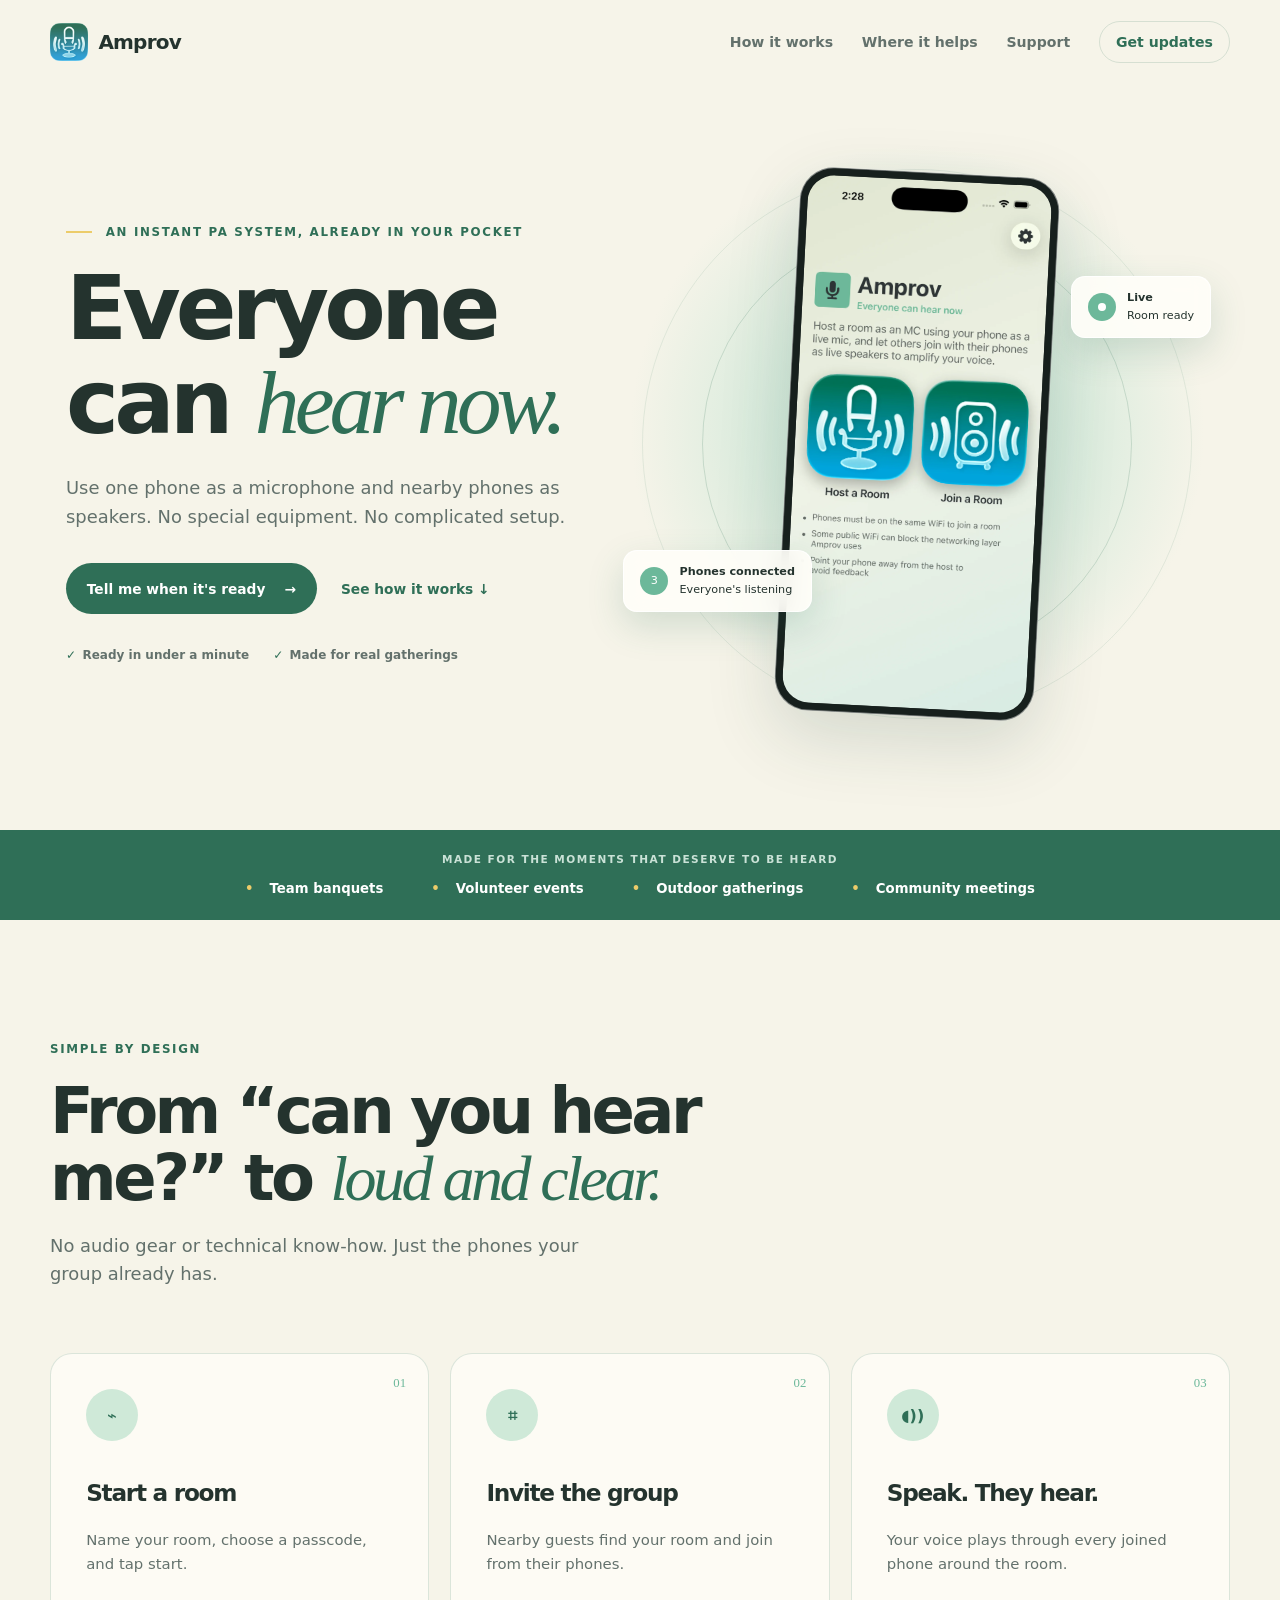
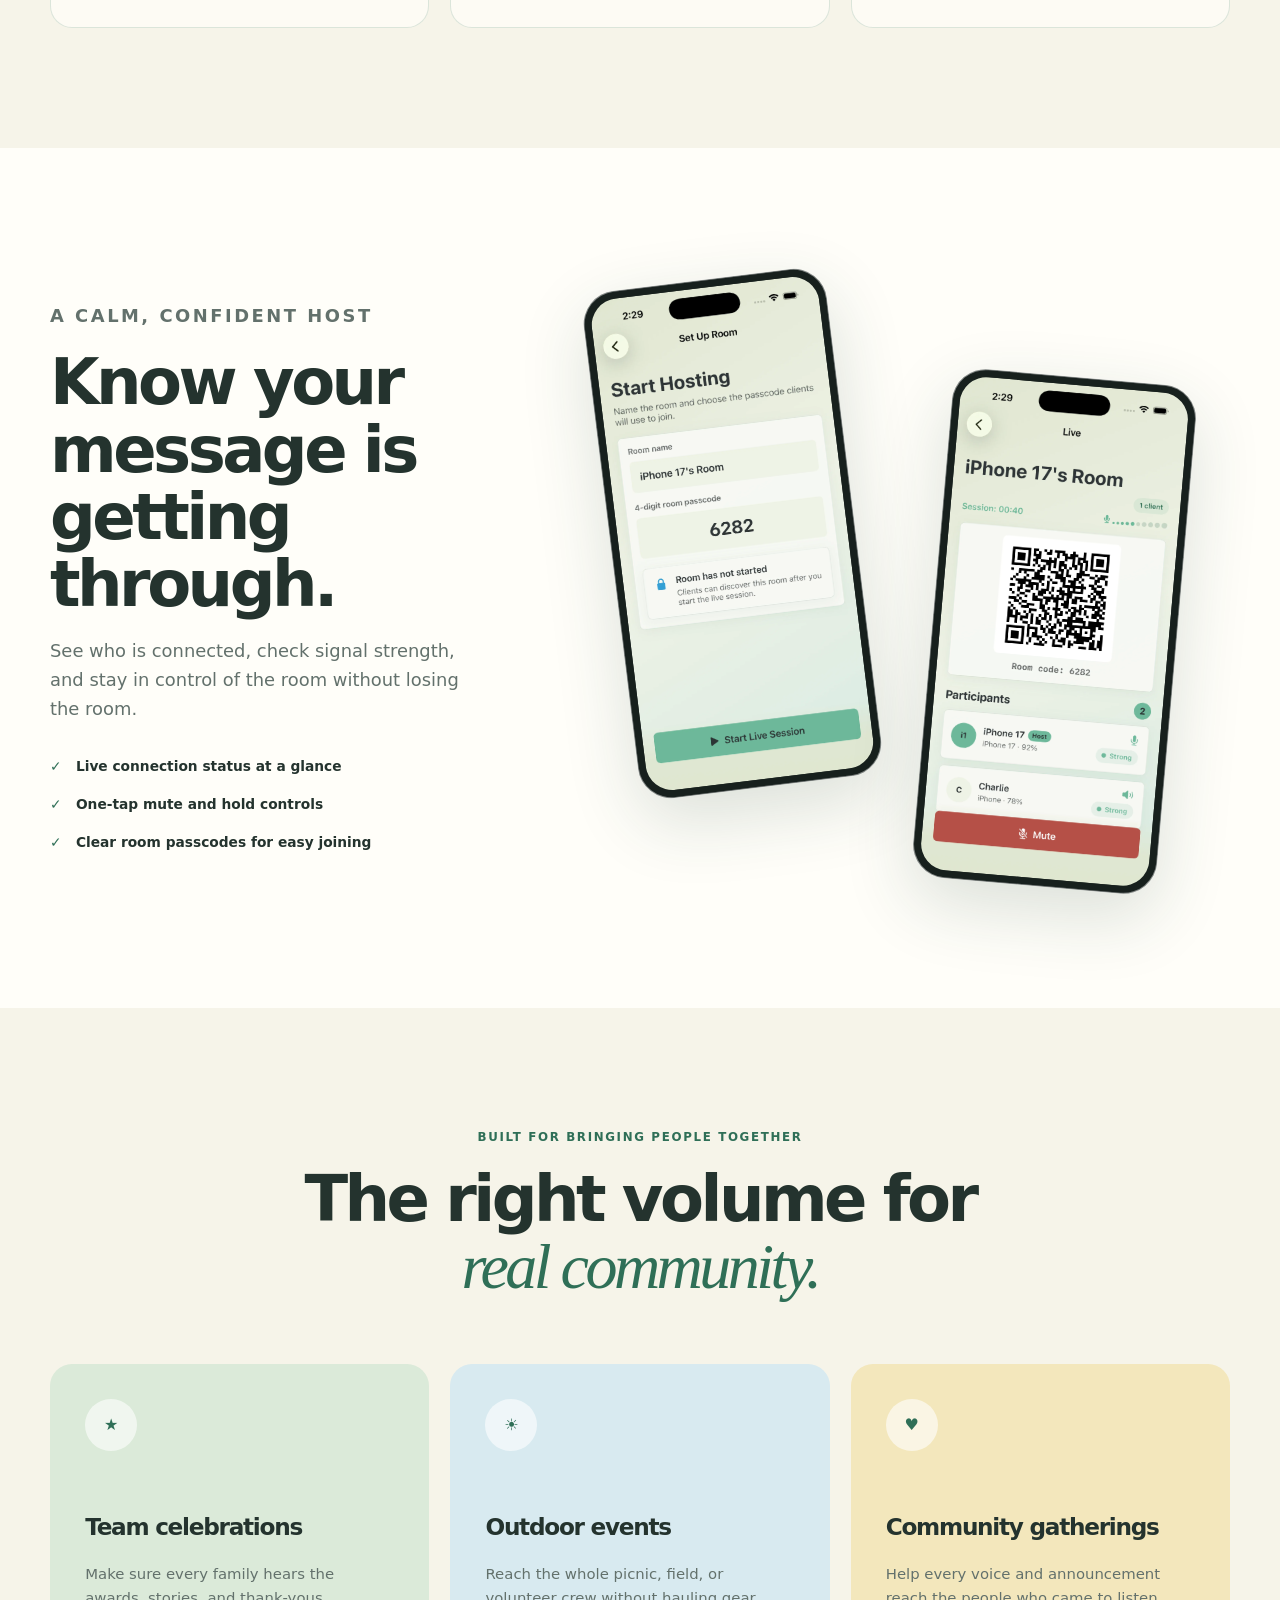
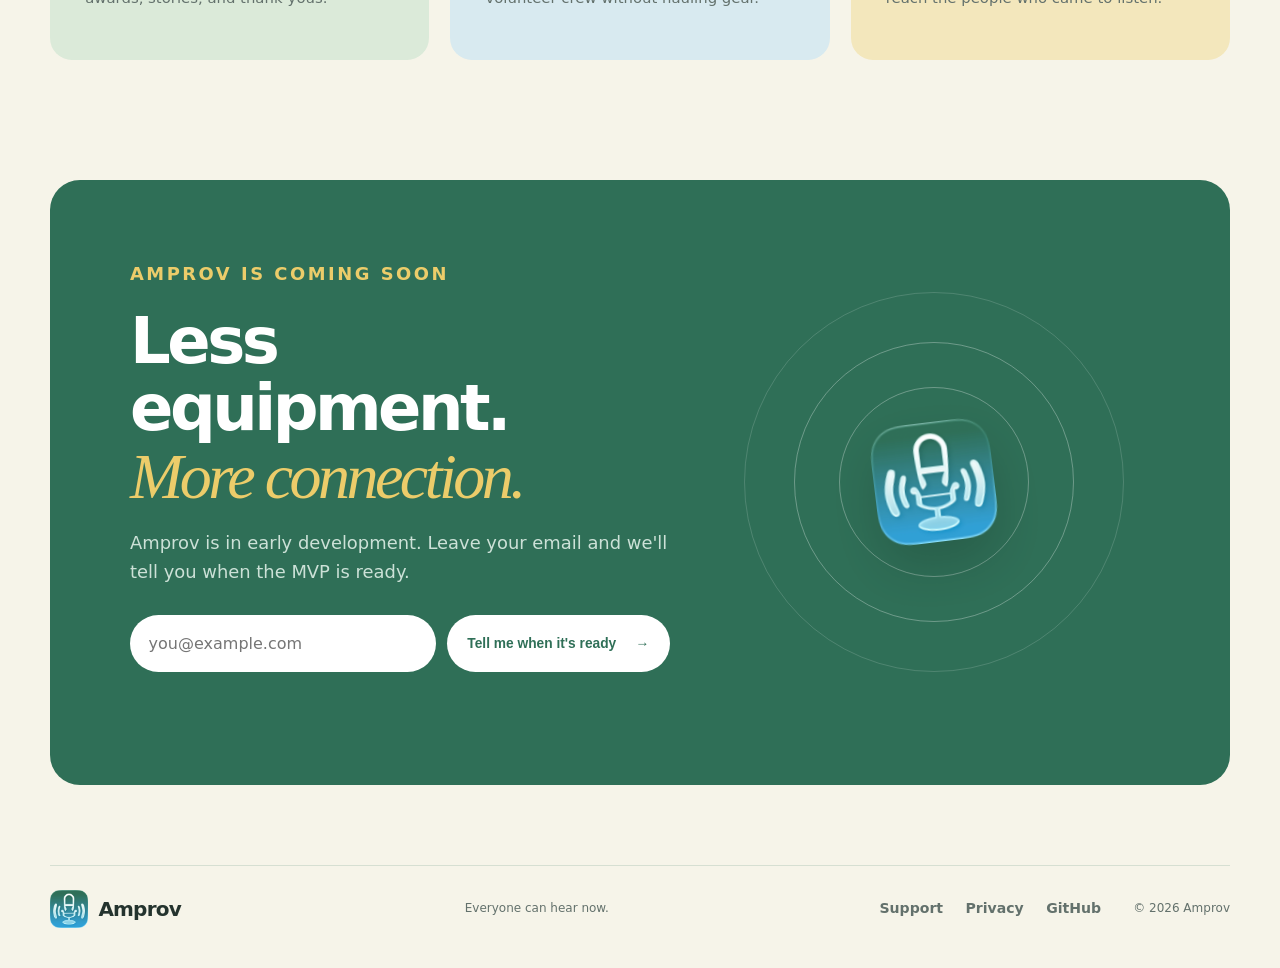
<file: index.html>
<!doctype html>
<html lang="en">
  <head>
    <meta charset="utf-8">
    <meta name="viewport" content="width=device-width, initial-scale=1">
    <meta name="description" content="Amprov turns nearby phones into an instant speaker system so everyone can hear.">
    <meta name="theme-color" content="#f6f4e9">
    <meta property="og:title" content="Amprov — Everyone can hear now.">
    <meta property="og:description" content="Turn nearby phones into an instant speaker system. No special equipment required.">
    <meta property="og:type" content="website">
    <title>Amprov — Everyone can hear now.</title>
    <link rel="icon" type="image/png" sizes="32x32" href="favicon-32x32.png">
    <link rel="icon" type="image/png" sizes="16x16" href="favicon-16x16.png">
    <link rel="apple-touch-icon" sizes="180x180" href="apple-touch-icon.png">
    <link rel="stylesheet" href="styles.css?v=2">
    <script src="script.js?v=2" defer></script>
  </head>
  <body>
    <a class="skip-link" href="#main">Skip to content</a>

    <header class="site-header">
      <a class="brand" href="/" aria-label="Amprov home">
        <span class="brand-mark" aria-hidden="true">
          <img src="assets/image/Amprov-mic.webp" alt="">
        </span>
        <span>Amprov</span>
      </a>
      <nav class="nav-links" aria-label="Main navigation">
        <a href="#how-it-works">How it works</a>
        <a href="#use-cases">Where it helps</a>
        <a href="support.html">Support</a>
        <a class="nav-cta" href="#availability">Get updates</a>
      </nav>
    </header>

    <main id="main">
      <section class="hero">
        <div class="hero-copy">
          <p class="eyebrow"><span></span> An instant PA system, already in your pocket</p>
          <h1>Everyone can <em>hear now.</em></h1>
          <p class="hero-text">Use one phone as a microphone and nearby phones as speakers. No special equipment. No complicated setup.</p>
          <div class="hero-actions">
            <a class="button button-primary" href="#availability">Tell me when it's ready <span aria-hidden="true">→</span></a>
            <a class="text-link" href="#how-it-works">See how it works <span aria-hidden="true">↓</span></a>
          </div>
          <ul class="hero-notes" aria-label="Product benefits">
            <li>Ready in under a minute</li>
            <li>Made for real gatherings</li>
          </ul>
        </div>

        <div class="hero-visual" aria-label="Amprov app preview">
          <div class="signal signal-one" aria-hidden="true"></div>
          <div class="signal signal-two" aria-hidden="true"></div>
          <div class="phone phone-main">
            <img src="assets/image/Home.webp" alt="Amprov home screen with Start Hosting and Join Room buttons">
          </div>
          <div class="floating-card floating-card-top">
            <span class="pulse" aria-hidden="true"></span>
            <span><strong>Live</strong> Room ready</span>
          </div>
          <div class="floating-card floating-card-bottom">
            <span class="mini-avatar">3</span>
            <span><strong>Phones connected</strong> Everyone's listening</span>
          </div>
        </div>
      </section>

      <section class="trust-strip" aria-label="Ideal uses">
        <p>Made for the moments that deserve to be heard</p>
        <div>
          <span>Team banquets</span>
          <span>Volunteer events</span>
          <span>Outdoor gatherings</span>
          <span>Community meetings</span>
        </div>
      </section>

      <section class="section how-it-works" id="how-it-works">
        <div class="section-heading">
          <p class="eyebrow">Simple by design</p>
          <h2>From “can you hear me?” to <em>loud and clear.</em></h2>
          <p>No audio gear or technical know-how. Just the phones your group already has.</p>
        </div>

        <div class="steps">
          <article class="step-card">
            <span class="step-number">01</span>
            <div class="step-icon" aria-hidden="true">⌁</div>
            <h3>Start a room</h3>
            <p>Name your room, choose a passcode, and tap start.</p>
          </article>
          <article class="step-card">
            <span class="step-number">02</span>
            <div class="step-icon" aria-hidden="true">⌗</div>
            <h3>Invite the group</h3>
            <p>Nearby guests find your room and join from their phones.</p>
          </article>
          <article class="step-card">
            <span class="step-number">03</span>
            <div class="step-icon" aria-hidden="true">◖))</div>
            <h3>Speak. They hear.</h3>
            <p>Your voice plays through every joined phone around the room.</p>
          </article>
        </div>
      </section>

      <section class="section product-showcase">
        <div class="showcase-copy">
          <p class="eyebrow">A calm, confident host</p>
          <h2>Know your message is getting through.</h2>
          <p>See who is connected, check signal strength, and stay in control of the room without losing the room.</p>
          <ul class="check-list">
            <li><span>✓</span> Live connection status at a glance</li>
            <li><span>✓</span> One-tap mute and hold controls</li>
            <li><span>✓</span> Clear room passcodes for easy joining</li>
          </ul>
        </div>
        <div class="phone-stage">
          <div class="phone phone-back">
            <img src="assets/image/Start Hosting.webp" alt="Amprov room setup screen">
          </div>
          <div class="phone phone-front">
            <img src="assets/image/Live Room.webp" alt="Amprov live room screen showing connected participants">
          </div>
        </div>
      </section>

      <section class="section use-cases" id="use-cases">
        <div class="section-heading centered">
          <p class="eyebrow">Built for bringing people together</p>
          <h2>The right volume for<br><em>real community.</em></h2>
        </div>
        <div class="use-grid">
          <article class="use-card use-card-green">
            <span class="use-icon" aria-hidden="true">★</span>
            <h3>Team celebrations</h3>
            <p>Make sure every family hears the awards, stories, and thank-yous.</p>
          </article>
          <article class="use-card use-card-blue">
            <span class="use-icon" aria-hidden="true">☀</span>
            <h3>Outdoor events</h3>
            <p>Reach the whole picnic, field, or volunteer crew without hauling gear.</p>
          </article>
          <article class="use-card use-card-gold">
            <span class="use-icon" aria-hidden="true">♥</span>
            <h3>Community gatherings</h3>
            <p>Help every voice and announcement reach the people who came to listen.</p>
          </article>
        </div>
      </section>

      <section class="section availability" id="availability">
        <div>
          <p class="eyebrow light">Amprov is coming soon</p>
          <h2>Less equipment.<br><em>More connection.</em></h2>
          <p>Amprov is in early development. Leave your email and we'll tell you when the MVP is ready.</p>
          <form class="interest-form" action="https://script.google.com/macros/s/AKfycbzHpv-q3PaJ7A8omAG0WsLVrrAjVRnxPwNHCYxzeUTFLCRfQChzuvlJpnMk5OpnmCfG/exec" method="POST" data-async-form>
            <input type="hidden" name="formType" value="interest">
            <label class="sr-only" for="interest-email">Email address</label>
            <div class="inline-form-fields">
              <input id="interest-email" name="email" type="email" autocomplete="email" placeholder="you@example.com" required>
              <button class="button button-light" type="submit">Tell me when it's ready <span aria-hidden="true">→</span></button>
            </div>
            <p class="form-status form-status-light" data-form-status aria-live="polite"></p>
          </form>
        </div>
        <div class="availability-art" aria-hidden="true">
          <div class="center-mic">
            <img src="assets/image/Amprov-mic.webp" alt="">
          </div>
          <span class="orbit orbit-one"></span>
          <span class="orbit orbit-two"></span>
          <span class="orbit orbit-three"></span>
        </div>
      </section>
    </main>

    <footer class="site-footer">
      <a class="brand" href="/" aria-label="Amprov home">
        <span class="brand-mark" aria-hidden="true">
          <img src="assets/image/Amprov-mic.webp" alt="">
        </span>
        <span>Amprov</span>
      </a>
      <p>Everyone can hear now.</p>
      <div class="footer-links">
        <a href="support.html">Support</a>
        <a href="privacy.html">Privacy</a>
        <a href="https://github.com/cwhite616/amprov.com">GitHub</a>
      </div>
      <p class="copyright">© <span data-year></span> Amprov</p>
    </footer>
  </body>
</html>
</file>
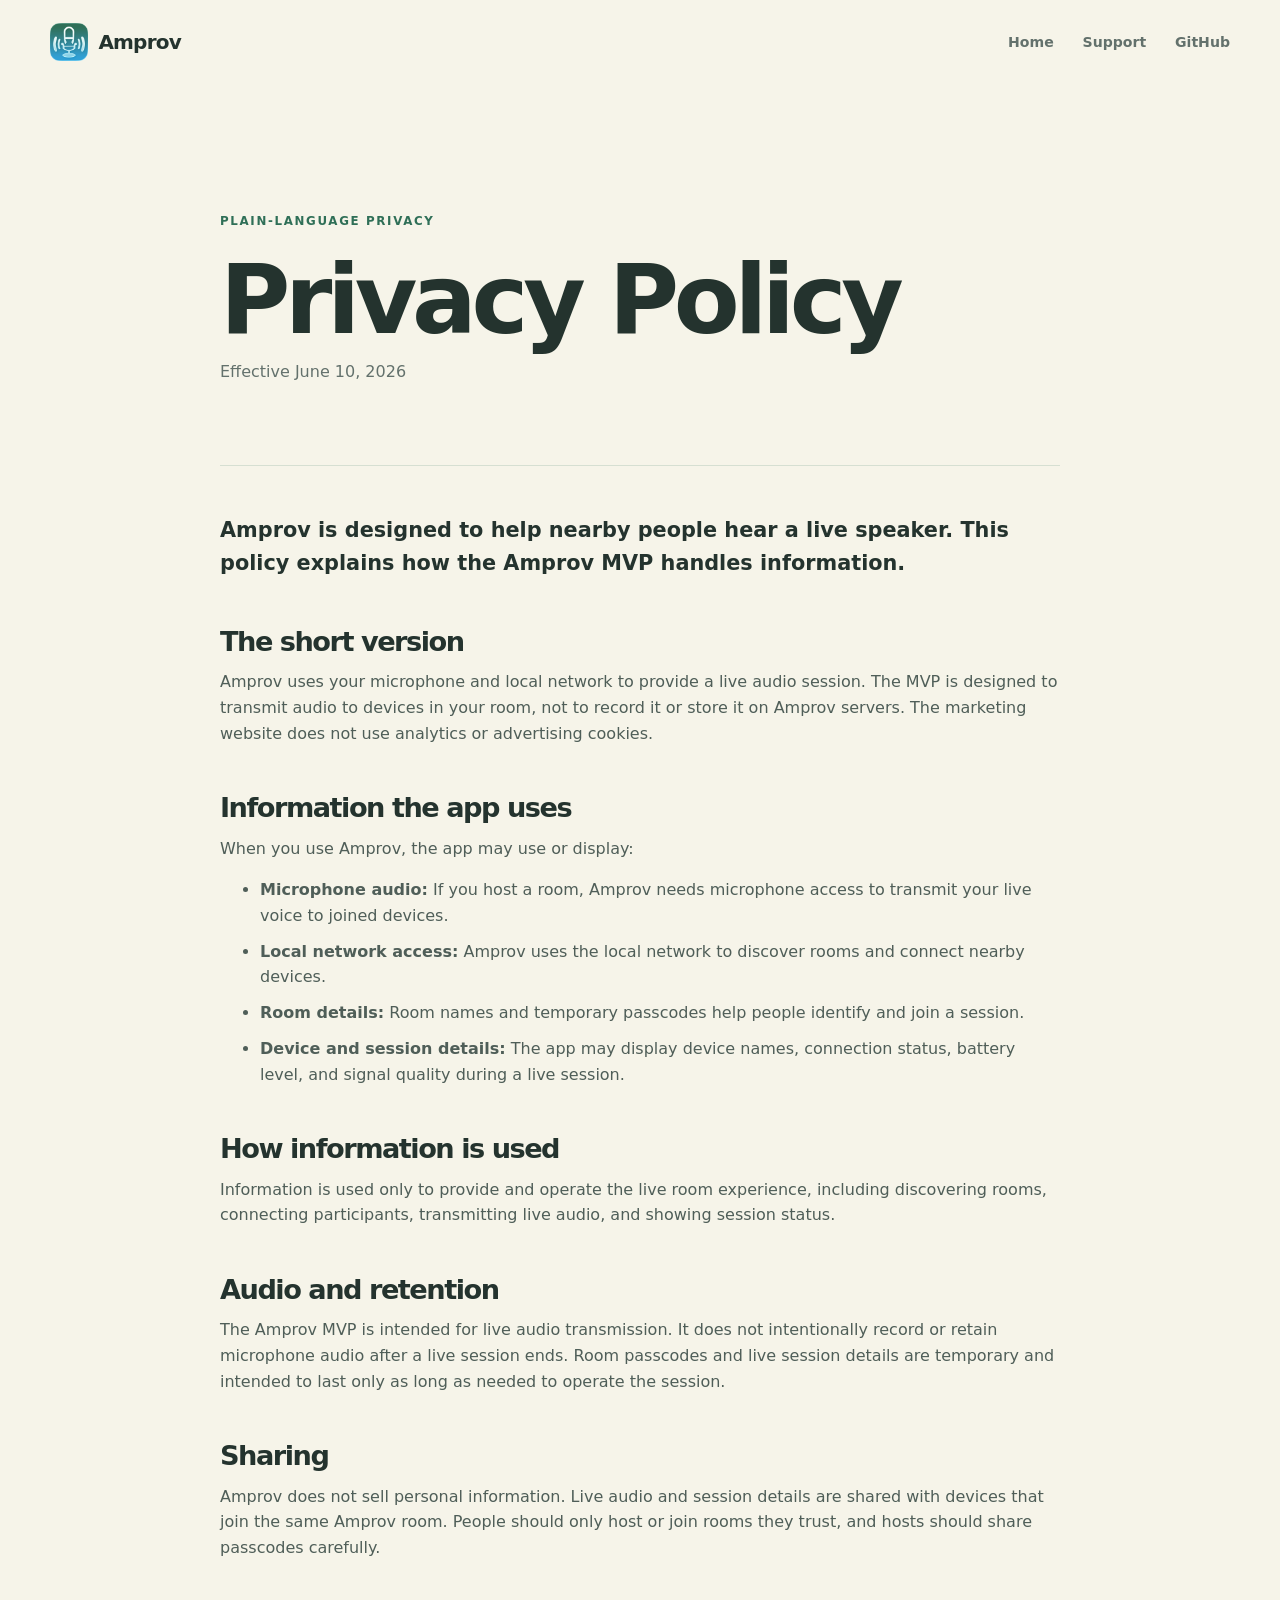
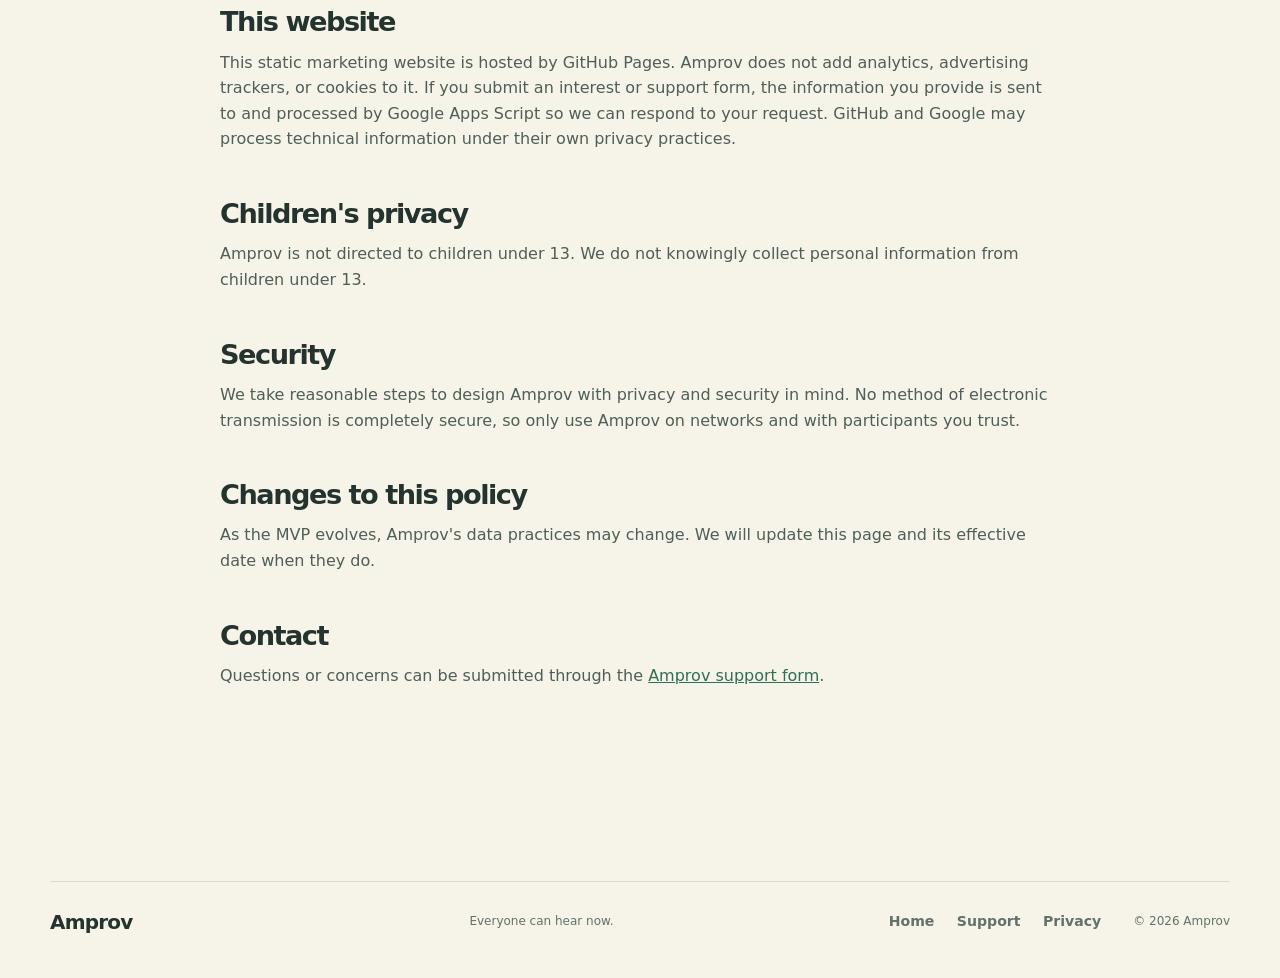
<file: privacy.html>
<!doctype html>
<html lang="en">
  <head>
    <meta charset="utf-8">
    <meta name="viewport" content="width=device-width, initial-scale=1">
    <meta name="description" content="Amprov privacy policy.">
    <meta name="theme-color" content="#f6f4e9">
    <title>Privacy Policy — Amprov</title>
    <link rel="icon" type="image/png" sizes="32x32" href="favicon-32x32.png">
    <link rel="icon" type="image/png" sizes="16x16" href="favicon-16x16.png">
    <link rel="apple-touch-icon" sizes="180x180" href="apple-touch-icon.png">
    <link rel="stylesheet" href="styles.css?v=2">
    <script src="script.js?v=2" defer></script>
  </head>
  <body>
    <a class="skip-link" href="#main">Skip to content</a>
    <header class="site-header">
      <a class="brand" href="/" aria-label="Amprov home">
        <span class="brand-mark" aria-hidden="true">
          <img src="assets/image/Amprov-mic.webp" alt="">
        </span>
        <span>Amprov</span>
      </a>
      <nav class="nav-links" aria-label="Main navigation">
        <a href="/">Home</a>
        <a href="support.html">Support</a>
        <a href="https://github.com/cwhite616/amprov.com">GitHub</a>
      </nav>
    </header>

    <main id="main" class="policy-page">
      <header class="policy-hero">
        <p class="eyebrow">Plain-language privacy</p>
        <h1>Privacy Policy</h1>
        <p>Effective June 10, 2026</p>
      </header>

      <article class="policy-content">
        <p class="policy-intro">Amprov is designed to help nearby people hear a live speaker. This policy explains how the Amprov MVP handles information.</p>

        <h2>The short version</h2>
        <p>Amprov uses your microphone and local network to provide a live audio session. The MVP is designed to transmit audio to devices in your room, not to record it or store it on Amprov servers. The marketing website does not use analytics or advertising cookies.</p>

        <h2>Information the app uses</h2>
        <p>When you use Amprov, the app may use or display:</p>
        <ul>
          <li><strong>Microphone audio:</strong> If you host a room, Amprov needs microphone access to transmit your live voice to joined devices.</li>
          <li><strong>Local network access:</strong> Amprov uses the local network to discover rooms and connect nearby devices.</li>
          <li><strong>Room details:</strong> Room names and temporary passcodes help people identify and join a session.</li>
          <li><strong>Device and session details:</strong> The app may display device names, connection status, battery level, and signal quality during a live session.</li>
        </ul>

        <h2>How information is used</h2>
        <p>Information is used only to provide and operate the live room experience, including discovering rooms, connecting participants, transmitting live audio, and showing session status.</p>

        <h2>Audio and retention</h2>
        <p>The Amprov MVP is intended for live audio transmission. It does not intentionally record or retain microphone audio after a live session ends. Room passcodes and live session details are temporary and intended to last only as long as needed to operate the session.</p>

        <h2>Sharing</h2>
        <p>Amprov does not sell personal information. Live audio and session details are shared with devices that join the same Amprov room. People should only host or join rooms they trust, and hosts should share passcodes carefully.</p>

        <h2>This website</h2>
        <p>This static marketing website is hosted by GitHub Pages. Amprov does not add analytics, advertising trackers, or cookies to it. If you submit an interest or support form, the information you provide is sent to and processed by Google Apps Script so we can respond to your request. GitHub and Google may process technical information under their own privacy practices.</p>

        <h2>Children's privacy</h2>
        <p>Amprov is not directed to children under 13. We do not knowingly collect personal information from children under 13.</p>

        <h2>Security</h2>
        <p>We take reasonable steps to design Amprov with privacy and security in mind. No method of electronic transmission is completely secure, so only use Amprov on networks and with participants you trust.</p>

        <h2>Changes to this policy</h2>
        <p>As the MVP evolves, Amprov's data practices may change. We will update this page and its effective date when they do.</p>

        <h2>Contact</h2>
        <p>Questions or concerns can be submitted through the <a href="support.html">Amprov support form</a>.</p>
      </article>
    </main>

    <footer class="site-footer">
      <a class="brand" href="/">Amprov</a>
      <p>Everyone can hear now.</p>
      <div class="footer-links"><a href="/">Home</a><a href="support.html">Support</a><a href="privacy.html">Privacy</a></div>
      <p class="copyright">© <span data-year></span> Amprov</p>
    </footer>
  </body>
</html>
</file>
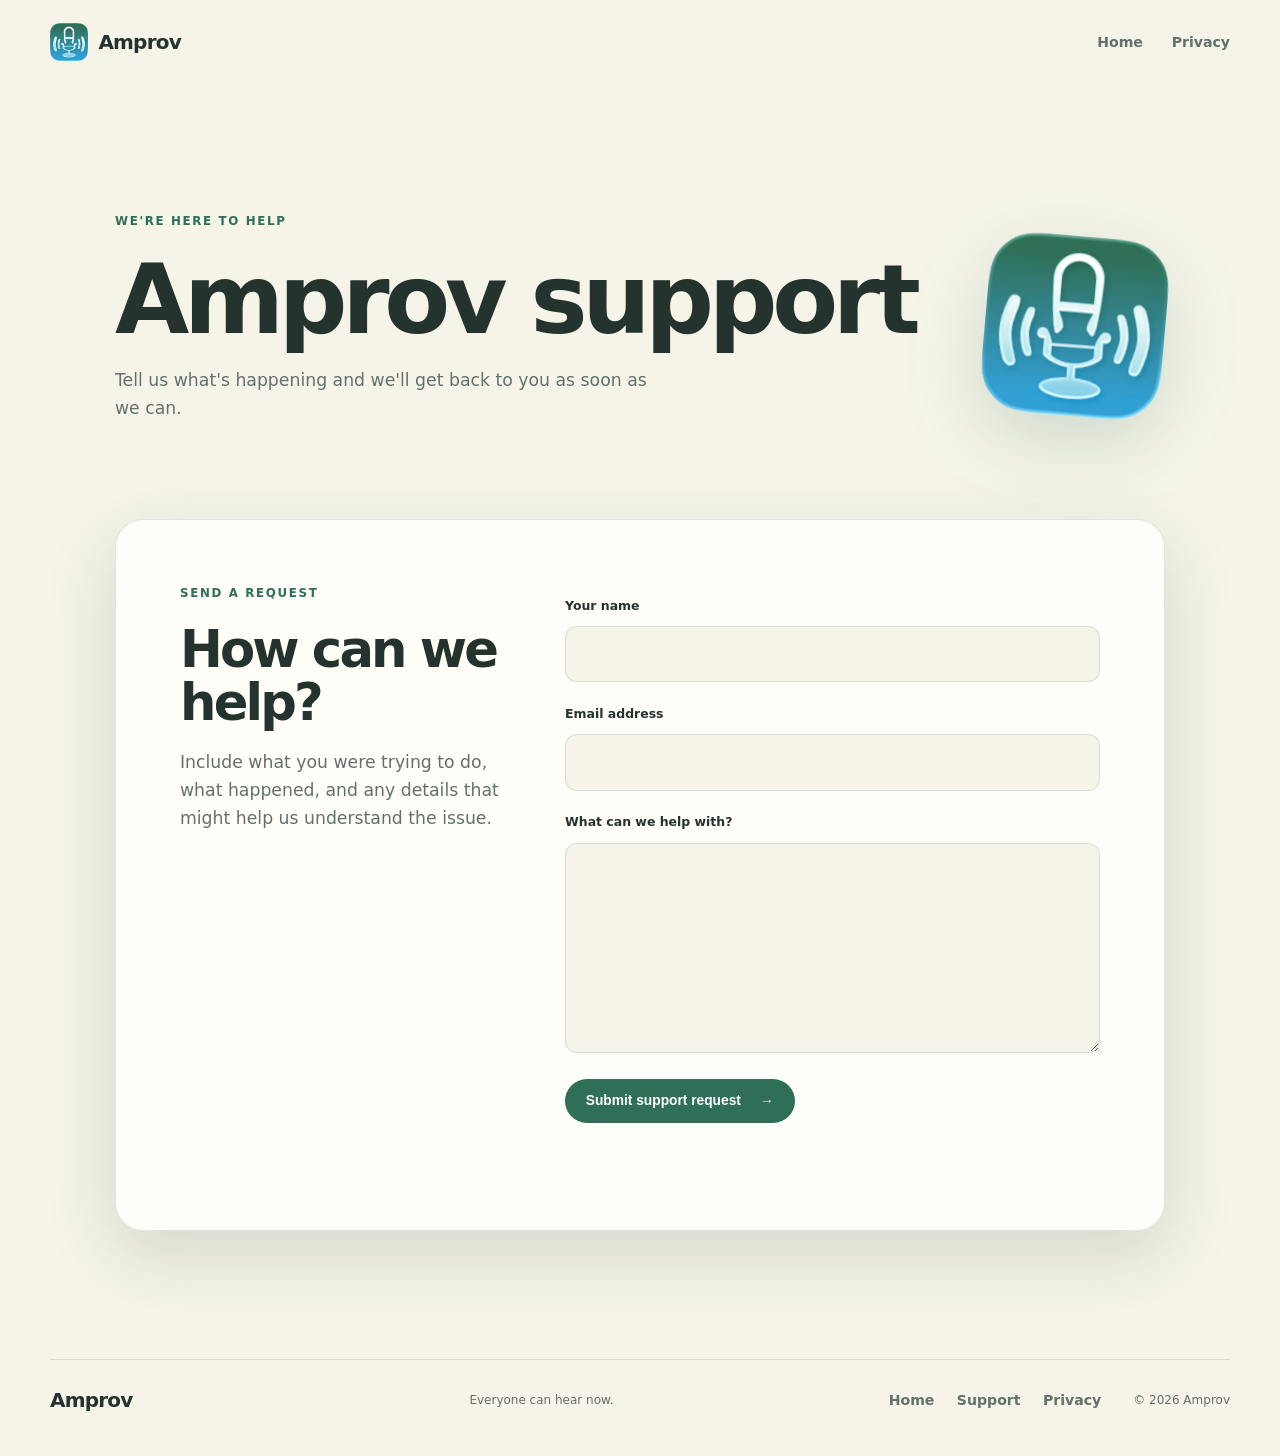
<file: support.html>
<!doctype html>
<html lang="en">
  <head>
    <meta charset="utf-8">
    <meta name="viewport" content="width=device-width, initial-scale=1">
    <meta name="description" content="Get support for Amprov.">
    <meta name="theme-color" content="#f6f4e9">
    <title>Support — Amprov</title>
    <link rel="icon" type="image/png" sizes="32x32" href="favicon-32x32.png">
    <link rel="icon" type="image/png" sizes="16x16" href="favicon-16x16.png">
    <link rel="apple-touch-icon" sizes="180x180" href="apple-touch-icon.png">
    <link rel="stylesheet" href="styles.css?v=2">
    <script src="script.js?v=2" defer></script>
  </head>
  <body>
    <a class="skip-link" href="#main">Skip to content</a>
    <header class="site-header">
      <a class="brand" href="/" aria-label="Amprov home">
        <span class="brand-mark" aria-hidden="true">
          <img src="assets/image/Amprov-mic.webp" alt="">
        </span>
        <span>Amprov</span>
      </a>
      <nav class="nav-links" aria-label="Main navigation">
        <a href="/">Home</a>
        <a href="privacy.html">Privacy</a>
      </nav>
    </header>

    <main id="main" class="support-page">
      <header class="support-hero">
        <div>
          <p class="eyebrow">We're here to help</p>
          <h1>Amprov support</h1>
          <p>Tell us what's happening and we'll get back to you as soon as we can.</p>
        </div>
        <div class="support-icon" aria-hidden="true">
          <img src="assets/image/Amprov-mic.webp" alt="">
        </div>
      </header>

      <section class="support-panel" aria-labelledby="support-form-title">
        <div class="support-panel-copy">
          <p class="eyebrow">Send a request</p>
          <h2 id="support-form-title">How can we help?</h2>
          <p>Include what you were trying to do, what happened, and any details that might help us understand the issue.</p>
        </div>
        <form class="support-form" action="https://script.google.com/macros/s/AKfycbzHpv-q3PaJ7A8omAG0WsLVrrAjVRnxPwNHCYxzeUTFLCRfQChzuvlJpnMk5OpnmCfG/exec" method="POST" data-async-form>
          <input type="hidden" name="formType" value="support">
          <label for="support-name">Your name</label>
          <input id="support-name" name="name" type="text" autocomplete="name" required>

          <label for="support-email">Email address</label>
          <input id="support-email" name="email" type="email" autocomplete="email" required>

          <label for="support-description">What can we help with?</label>
          <textarea id="support-description" name="description" rows="7" required></textarea>

          <button class="button button-primary" type="submit">Submit support request <span aria-hidden="true">→</span></button>
          <p class="form-status" data-form-status aria-live="polite"></p>
        </form>
      </section>
    </main>

    <footer class="site-footer">
      <a class="brand" href="/">Amprov</a>
      <p>Everyone can hear now.</p>
      <div class="footer-links"><a href="/">Home</a><a href="support.html">Support</a><a href="privacy.html">Privacy</a></div>
      <p class="copyright">© <span data-year></span> Amprov</p>
    </footer>
  </body>
</html>
</file>
<file: styles.css>
:root {
  --green: #2f6f57;
  --green-light: #6cb89a;
  --mint: #cfe9d8;
  --blue: #319fd5;
  --gold: #eccc6a;
  --cream: #f6f4e9;
  --paper: #fffef9;
  --ink: #24332e;
  --muted: #63716c;
  --line: rgba(47, 111, 87, 0.16);
  --shadow: 0 24px 70px rgba(33, 66, 53, 0.16);
}

* { box-sizing: border-box; }
html { scroll-behavior: smooth; }
body {
  margin: 0;
  overflow-x: hidden;
  color: var(--ink);
  background: var(--cream);
  font-family: Inter, ui-sans-serif, system-ui, -apple-system, BlinkMacSystemFont, "Segoe UI", sans-serif;
  line-height: 1.6;
}
img { display: block; max-width: 100%; }
a { color: inherit; }
.sr-only {
  position: absolute;
  width: 1px;
  height: 1px;
  overflow: hidden;
  clip: rect(0, 0, 0, 0);
  white-space: nowrap;
}
.skip-link {
  position: fixed;
  z-index: 100;
  top: 0;
  left: 1rem;
  padding: .65rem 1rem;
  color: white;
  background: var(--green);
  transform: translateY(-120%);
}
.skip-link:focus { transform: translateY(0); }
.site-header, .site-footer, .section, .hero {
  width: min(1180px, calc(100% - 40px));
  margin-inline: auto;
}
.site-header {
  position: relative;
  z-index: 10;
  display: flex;
  align-items: center;
  justify-content: space-between;
  min-height: 84px;
}
.brand {
  display: inline-flex;
  align-items: center;
  gap: .65rem;
  color: var(--ink);
  font-size: 1.25rem;
  font-weight: 800;
  letter-spacing: -.04em;
  text-decoration: none;
}
.brand-mark {
  width: 38px;
  height: 38px;
  flex: 0 0 auto;
}
.brand-mark img {
  width: 100%;
  height: 100%;
  object-fit: contain;
}
.nav-links { display: flex; align-items: center; gap: 1.8rem; }
.nav-links a, .footer-links a {
  color: var(--muted);
  font-size: .88rem;
  font-weight: 700;
  text-decoration: none;
}
.nav-links a:hover, .footer-links a:hover, .policy-content a { color: var(--green); }
.nav-links .nav-cta {
  padding: .55rem 1rem;
  color: var(--green);
  border: 1px solid var(--line);
  border-radius: 999px;
}
.hero {
  display: grid;
  grid-template-columns: .94fr 1.06fr;
  min-height: 680px;
  padding: 60px 0 86px;
}
.hero-copy {
  position: relative;
  z-index: 2;
  align-self: center;
  padding: 0 1rem;
}
.eyebrow {
  margin: 0 0 1.2rem;
  color: var(--green);
  font-size: .74rem;
  font-weight: 850;
  letter-spacing: .14em;
  text-transform: uppercase;
}
.eyebrow span {
  display: inline-block;
  width: 26px;
  height: 2px;
  margin: 0 .5rem .2rem 0;
  background: var(--gold);
}
h1, h2, h3, p { margin-top: 0; }
h1, h2, h3 { line-height: 1.05; letter-spacing: -.055em; }
h1 { margin-bottom: 1.5rem; font-size: clamp(4rem, 7vw, 6.7rem); }
h2 { margin-bottom: 1.2rem; font-size: clamp(2.8rem, 5vw, 4.8rem); }
h3 { font-size: 1.45rem; }
em { color: var(--green); font-family: Georgia, serif; font-weight: 400; }
.hero-text, .section-heading > p:last-child, .showcase-copy > p, .availability > div > p {
  max-width: 560px;
  color: var(--muted);
  font-size: 1.12rem;
}
.hero-actions { display: flex; align-items: center; gap: 1.5rem; margin: 2rem 0; }
.button {
  display: inline-flex;
  align-items: center;
  gap: 1.2rem;
  justify-content: center;
  padding: .9rem 1.3rem;
  border-radius: 999px;
  font-size: .86rem;
  font-weight: 800;
  text-decoration: none;
  transition: transform .2s, box-shadow .2s;
}
.button:hover { transform: translateY(-2px); box-shadow: 0 12px 28px rgba(36, 51, 46, .2); }
.button:disabled { cursor: wait; opacity: .7; transform: none; box-shadow: none; }
.button-primary { color: white; background: var(--green); }
.text-link { color: var(--green); font-size: .86rem; font-weight: 800; text-decoration: none; }
.hero-notes {
  display: flex;
  gap: 1.5rem;
  margin: 0;
  padding: 0;
  color: var(--muted);
  font-size: .75rem;
  font-weight: 700;
  list-style: none;
}
.hero-notes li::before { content: "✓"; margin-right: .4rem; color: var(--green); }
.hero-visual {
  position: relative;
  display: grid;
  min-height: 600px;
  place-items: center;
  border-radius: 42% 42% 18% 18%;
  background: radial-gradient(circle at 50% 48%, #d4eadb 0 30%, transparent 65%);
}
.phone {
  overflow: hidden;
  padding: 7px;
  background: #17201d;
  border: 1px solid rgba(255,255,255,.45);
  border-radius: 34px;
  box-shadow: var(--shadow);
}
.phone img { border-radius: 27px; }
.phone-main { z-index: 2; width: 260px; transform: rotate(3deg); }
.signal {
  position: absolute;
  width: 430px;
  height: 430px;
  border: 1px solid rgba(47, 111, 87, .18);
  border-radius: 50%;
}
.signal-two { width: 550px; height: 550px; opacity: .55; }
.floating-card {
  position: absolute;
  z-index: 3;
  display: flex;
  align-items: center;
  gap: .7rem;
  padding: .75rem 1rem;
  background: rgba(255, 254, 249, .9);
  border: 1px solid rgba(255,255,255,.8);
  border-radius: 14px;
  box-shadow: 0 14px 36px rgba(47, 111, 87, .18);
  backdrop-filter: blur(10px);
  font-size: .7rem;
}
.floating-card span:last-child { display: grid; }
.floating-card-top { top: 22%; right: 3%; }
.floating-card-bottom { bottom: 22%; left: 3%; }
.pulse, .mini-avatar {
  display: grid;
  width: 28px;
  height: 28px;
  place-items: center;
  color: white;
  background: var(--green-light);
  border-radius: 50%;
}
.pulse::after { content: ""; width: 8px; height: 8px; background: white; border-radius: 50%; }
.trust-strip {
  width: 100%;
  padding: 1.3rem 5vw;
  color: white;
  background: var(--green);
  text-align: center;
}
.trust-strip p { margin-bottom: .65rem; color: #cae2d7; font-size: .66rem; font-weight: 800; letter-spacing: .14em; text-transform: uppercase; }
.trust-strip div { display: flex; flex-wrap: wrap; gap: 1.5rem 3rem; justify-content: center; font-size: .83rem; font-weight: 800; }
.trust-strip span::before { content: "•"; margin-right: 1rem; color: var(--gold); }
.section { padding: 120px 0; }
.section-heading { max-width: 700px; margin-bottom: 4rem; }
.centered { margin-inline: auto; text-align: center; }
.centered p { margin-inline: auto; }
.steps { display: grid; grid-template-columns: repeat(3, 1fr); gap: 1.3rem; }
.step-card {
  position: relative;
  min-height: 270px;
  padding: 2.2rem;
  background: rgba(255, 254, 249, .72);
  border: 1px solid var(--line);
  border-radius: 22px;
}
.step-card p, .use-card p { color: var(--muted); font-size: .93rem; }
.step-number { position: absolute; top: 1.2rem; right: 1.4rem; color: var(--green-light); font-family: Georgia, serif; font-size: .8rem; }
.step-icon, .use-icon {
  display: grid;
  width: 52px;
  height: 52px;
  margin-bottom: 2.5rem;
  place-items: center;
  color: var(--green);
  background: var(--mint);
  border-radius: 50%;
  font-weight: 800;
}
.product-showcase {
  display: grid;
  grid-template-columns: .8fr 1.2fr;
  align-items: center;
  gap: 5rem;
  width: 100%;
  max-width: none;
  padding-inline: max(40px, calc((100vw - 1180px) / 2));
  background: var(--paper);
}
.showcase-copy { max-width: 470px; }
.check-list { display: grid; gap: 1rem; margin: 2rem 0 0; padding: 0; list-style: none; font-size: .86rem; font-weight: 750; }
.check-list span { margin-right: .6rem; color: var(--green); }
.phone-stage { position: relative; min-height: 620px; }
.phone-stage .phone { position: absolute; width: 245px; }
.phone-back { top: 10px; left: 6%; transform: rotate(-7deg); }
.phone-front { z-index: 2; right: 8%; bottom: 0; transform: rotate(5deg); }
.use-grid { display: grid; grid-template-columns: repeat(3, 1fr); gap: 1.3rem; }
.use-card { min-height: 290px; padding: 2.2rem; border-radius: 22px; }
.use-card-green { background: #dbead9; }
.use-card-blue { background: #d8eaf0; }
.use-card-gold { background: #f3e7bc; }
.use-card .use-icon { margin-bottom: 4rem; background: rgba(255,255,255,.6); }
.availability {
  display: grid;
  grid-template-columns: 1fr .8fr;
  align-items: center;
  gap: 3rem;
  overflow: hidden;
  margin-bottom: 5rem;
  padding: 5rem;
  color: white;
  background: var(--green);
  border-radius: 30px;
}
.availability h2 { font-size: clamp(2.6rem, 5vw, 4.6rem); }
.availability em { color: var(--gold); }
.availability > div > p { color: #cce1d7; }
.eyebrow.light { color: var(--gold); }
.button-light { color: var(--green); background: white; }
.interest-form { max-width: 610px; margin-top: 1.8rem; }
.inline-form-fields { display: flex; gap: .65rem; }
.inline-form-fields input {
  min-width: 0;
  flex: 1;
  padding: .9rem 1.1rem;
  color: var(--ink);
  background: white;
  border: 1px solid transparent;
  border-radius: 999px;
  font: inherit;
}
.inline-form-fields .button { flex: 0 0 auto; border: 0; cursor: pointer; }
.form-status { min-height: 1.6em; margin: .75rem 0 0; color: var(--muted); font-size: .82rem; font-weight: 700; }
.form-status-light { color: #dcece5 !important; }
.form-status-success { color: var(--green); }
.form-status-light.form-status-success { color: white !important; }
.form-status-error { color: #9b332f; }
.form-status-light.form-status-error { color: #ffd7d4 !important; }
.availability-art { position: relative; display: grid; min-height: 340px; place-items: center; }
.center-mic { z-index: 2; width: 120px; height: 120px; transform: rotate(-7deg); filter: drop-shadow(0 24px 25px rgba(0,0,0,.15)); }
.center-mic img { width: 100%; height: 100%; object-fit: contain; }
.orbit { position: absolute; width: 190px; height: 190px; border: 1px solid rgba(255,255,255,.3); border-radius: 50%; }
.orbit-two { width: 280px; height: 280px; }
.orbit-three { width: 380px; height: 380px; opacity: .5; }
.site-footer {
  display: grid;
  grid-template-columns: 1fr 1fr auto auto;
  align-items: center;
  gap: 2rem;
  padding: 1.5rem 0 2.5rem;
  border-top: 1px solid var(--line);
}
.site-footer p { margin: 0; color: var(--muted); font-size: .75rem; }
.footer-links { display: flex; gap: 1.4rem; }
.policy-page { width: min(840px, calc(100% - 40px)); margin: 4rem auto 8rem; }
.policy-hero { padding: 4rem 0; border-bottom: 1px solid var(--line); }
.policy-hero h1 { margin-bottom: .5rem; font-size: clamp(3.5rem, 8vw, 6rem); }
.policy-hero > p:last-child { color: var(--muted); }
.policy-content { padding: 3rem 0; }
.policy-content h2 { margin: 3rem 0 .8rem; font-size: 1.7rem; }
.policy-content p, .policy-content li { color: #4f5e58; }
.policy-content li { margin-bottom: .65rem; }
.policy-intro { color: var(--ink) !important; font-size: 1.3rem; font-weight: 600; }
.support-page { width: min(1050px, calc(100% - 40px)); margin: 4rem auto 8rem; }
.support-hero {
  display: grid;
  grid-template-columns: 1fr auto;
  align-items: center;
  gap: 3rem;
  padding: 4rem 0 5rem;
}
.support-hero h1 { margin-bottom: 1rem; font-size: clamp(3.5rem, 8vw, 6rem); }
.support-hero p:last-child, .support-panel-copy p:last-child { max-width: 560px; color: var(--muted); font-size: 1.08rem; }
.support-icon { width: 180px; height: 180px; filter: drop-shadow(0 24px 35px rgba(47, 111, 87, .2)); transform: rotate(5deg); }
.support-icon img { width: 100%; height: 100%; object-fit: contain; }
.support-panel {
  display: grid;
  grid-template-columns: .75fr 1.25fr;
  gap: 4rem;
  padding: 4rem;
  background: var(--paper);
  border: 1px solid var(--line);
  border-radius: 28px;
  box-shadow: var(--shadow);
}
.support-panel h2 { font-size: clamp(2.5rem, 4vw, 4rem); }
.support-form { display: grid; gap: .65rem; }
.support-form label { margin-top: .7rem; font-size: .78rem; font-weight: 800; }
.support-form input, .support-form textarea {
  width: 100%;
  padding: .9rem 1rem;
  color: var(--ink);
  background: var(--cream);
  border: 1px solid var(--line);
  border-radius: 12px;
  font: inherit;
}
.support-form textarea { resize: vertical; }
.support-form .button { justify-self: start; margin-top: 1rem; border: 0; cursor: pointer; }
input:focus-visible, textarea:focus-visible, button:focus-visible, a:focus-visible {
  outline: 3px solid var(--gold);
  outline-offset: 3px;
}

@media (max-width: 900px) {
  .hero { grid-template-columns: 1fr; padding-top: 70px; text-align: center; }
  .hero-copy { padding: 0; }
  .hero-text, .hero-notes, .hero-actions { justify-content: center; margin-inline: auto; }
  .hero-visual { min-height: 620px; }
  .steps, .use-grid { grid-template-columns: 1fr; }
  .step-card, .use-card { min-height: 0; }
  .product-showcase { grid-template-columns: 1fr; gap: 2rem; }
  .showcase-copy { max-width: 680px; }
  .availability { grid-template-columns: 1fr; padding: 3.5rem; }
  .availability-art { min-height: 260px; }
  .support-panel { grid-template-columns: 1fr; gap: 2rem; }
}
@media (max-width: 640px) {
  .site-header { min-height: 70px; }
  .nav-links a:not(.nav-cta) { display: none; }
  .hero { padding-top: 40px; }
  h1 { font-size: clamp(3.6rem, 18vw, 5rem); }
  .hero-actions, .hero-notes { flex-direction: column; }
  .hero-visual { min-height: 540px; }
  .phone-main { width: 220px; }
  .signal { width: 330px; height: 330px; }
  .signal-two { width: 430px; height: 430px; }
  .floating-card-top { right: -3%; }
  .floating-card-bottom { left: -3%; }
  .section { padding: 80px 0; }
  .product-showcase { padding-inline: 20px; }
  .phone-stage { min-height: 500px; }
  .phone-stage .phone { width: 190px; }
  .phone-back { left: 0; }
  .phone-front { right: 0; }
  .availability { width: calc(100% - 40px); margin-bottom: 3rem; padding: 2.5rem 1.5rem; }
  .inline-form-fields { flex-direction: column; }
  .inline-form-fields .button { width: 100%; }
  .support-page { margin-top: 1rem; }
  .support-hero { grid-template-columns: 1fr; padding: 3rem 0; }
  .support-icon { display: none; }
  .support-panel { padding: 2rem 1.25rem; }
  .site-footer { grid-template-columns: 1fr 1fr; }
  .copyright { text-align: right; }
}
@media (prefers-reduced-motion: reduce) {
  html { scroll-behavior: auto; }
  *, *::before, *::after { transition-duration: .01ms !important; }
}
</file>
